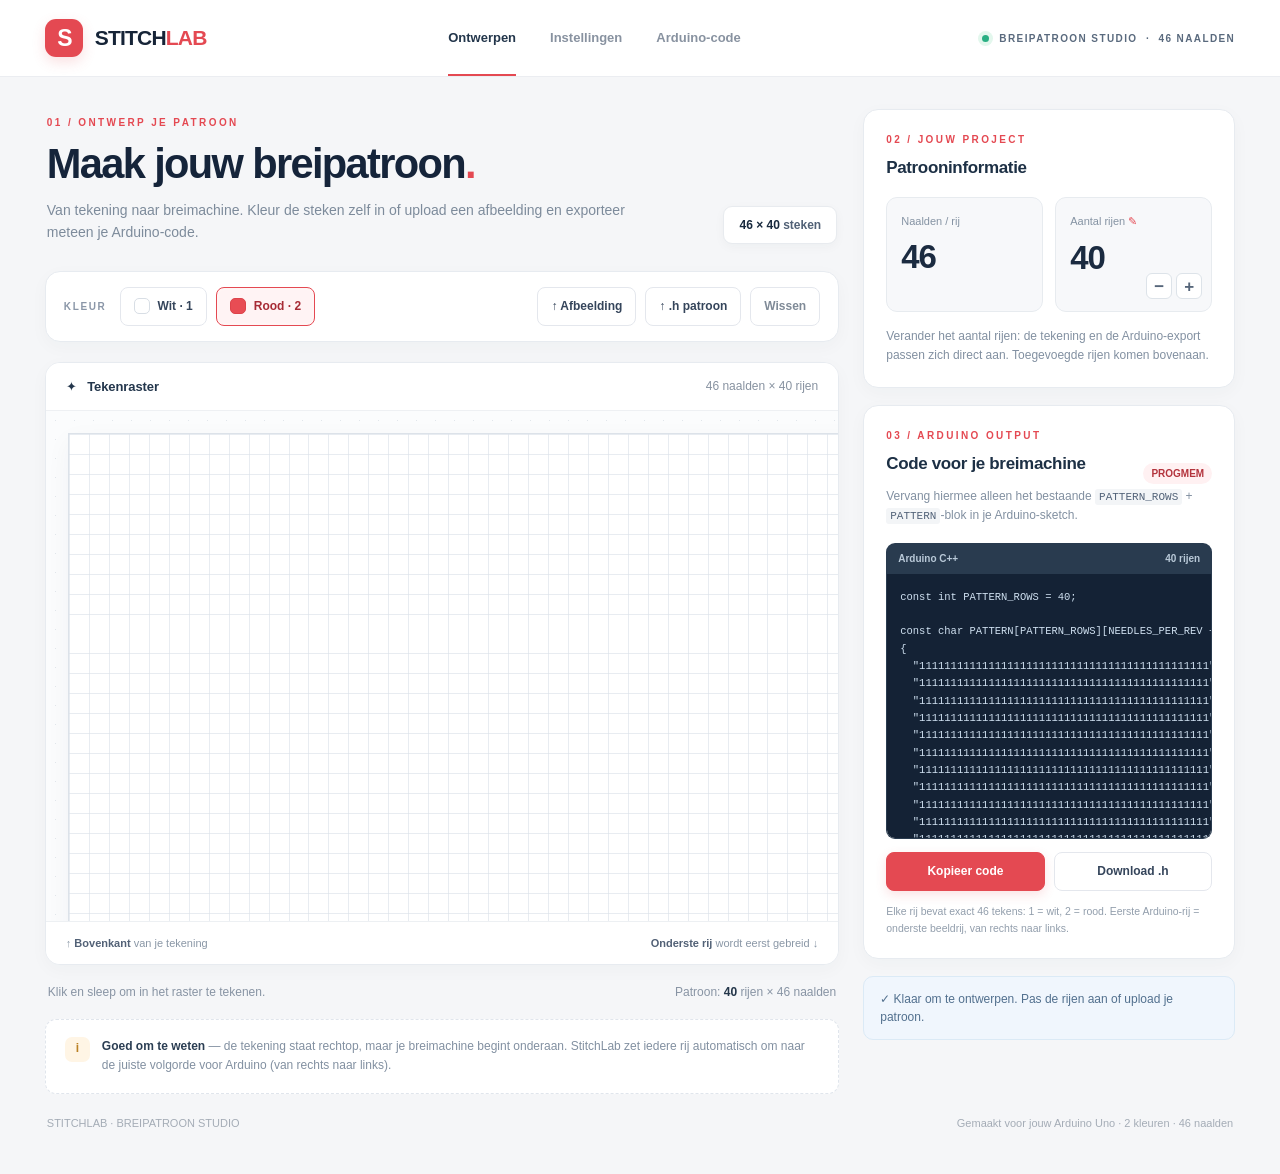
<file: index.html>
<!doctype html>
<html lang="nl">
<head>
<meta charset="utf-8">
<meta name="viewport" content="width=device-width,initial-scale=1">
<meta name="theme-color" content="#ffffff">
<title>StitchLab — Breipatroon Studio</title>
<meta name="description" content="Ontwerp 2-kleurige breipatronen voor 46 naalden en exporteer Arduino PROGMEM-code.">
<style>
:root{
  font-family:Inter,ui-sans-serif,-apple-system,BlinkMacSystemFont,"Segoe UI",sans-serif;
  color:#192638;background:#f5f6f8;font-synthesis:none;-webkit-font-smoothing:antialiased;
  --ink:#17263b;--muted:#7b8797;--line:#e8ebef;--red:#e44952;--surface:#fff;
}
*,*::before,*::after{box-sizing:border-box}
html{scroll-behavior:smooth}body{margin:0;min-width:320px}
button,input{font:inherit}button{cursor:pointer}button:disabled{opacity:.45;cursor:not-allowed}
button:focus-visible,input:focus-visible,a:focus-visible{outline:3px solid #ff9da3;outline-offset:2px}
button{transition:background .18s,border-color .18s,box-shadow .18s,transform .18s}
button:active{transform:translateY(1px)}
.topbar{height:77px;padding:0 clamp(20px,3.5vw,64px);background:#fff;border-bottom:1px solid #ebedf1;display:flex;align-items:center;justify-content:space-between;gap:28px}
.brand{display:flex;align-items:center;gap:12px;font-weight:900;color:#162437;font-size:21px;letter-spacing:-.8px;white-space:nowrap}
.brand-square{height:38px;width:38px;background:var(--red);border-radius:11px;display:grid;place-items:center;color:#fff;font-size:23px;letter-spacing:-2px;box-shadow:0 5px 13px #e449522c}
.brand-accent{color:var(--red)}
.topnav{margin:auto;display:flex;align-items:center;gap:34px;height:100%}
.topnav a{text-decoration:none;font-size:13px;font-weight:700;color:#8892a0;height:100%;display:flex;align-items:center;border-bottom:2px solid transparent}
.topnav a.active{color:#23364b;border-color:var(--red)}
.topright{display:flex;align-items:center;gap:10px;color:#5a6a7e;letter-spacing:1.4px;font-size:10px;font-weight:800;white-space:nowrap}
.dot{display:inline-block;width:7px;height:7px;border-radius:50%;background:#2aaf83;box-shadow:0 0 0 4px #e3f7ed}
.page{max-width:1820px;margin:0 auto;padding:32px clamp(18px,3.5vw,60px) 45px}
.layout{display:grid;grid-template-columns:minmax(0,1fr) 372px;gap:24px;align-items:start}
.workspace,.sidebar{min-width:0}
.workspace{display:flex;flex-direction:column;gap:20px}
.hero{display:flex;align-items:flex-end;justify-content:space-between;gap:24px;padding:8px 2px 7px}
.eyebrow{font-size:10px;letter-spacing:2.4px;font-weight:850;color:var(--red);margin-bottom:14px}
h1{margin:0;color:#15243a;font-size:clamp(31px,3.25vw,45px);line-height:1.08;font-weight:850;letter-spacing:-1.65px}
.subtitle{color:#7d8b9b;font-size:14px;line-height:1.6;margin:12px 0 0;max-width:580px}
.count-pill{background:#fff;border:1px solid var(--line);box-shadow:0 3px 11px #1c314009;padding:11px 15px;border-radius:9px;white-space:nowrap;font-weight:750;color:#516176;font-size:12px}
.count-pill span{color:#192a3e}
.panel{background:#fff;border:1px solid #e7ebf0;box-shadow:0 5px 18px #23354708;border-radius:15px;overflow:hidden}
.toolbar{display:flex;justify-content:space-between;align-items:center;gap:14px;padding:15px 18px;flex-wrap:wrap}
.toolgroup{display:flex;gap:9px;align-items:center;flex-wrap:wrap}
.group-label{font-size:10px;font-weight:850;letter-spacing:1.65px;color:#8b97a8;margin-right:4px}
.tool-color,.btn{border:1px solid #e4e7ed;background:#fff;color:#35455b;font-size:12px;font-weight:750;min-height:39px;padding:9px 13px;border-radius:8px;display:inline-flex;align-items:center;justify-content:center;gap:8px;white-space:nowrap}
.tool-color:hover,.btn:hover{background:#fafbfc;border-color:#b4becb}
.tool-color.selected{border-color:#e44952;background:#fff3f4;color:#a72b35;box-shadow:0 0 0 2px #fff5f5 inset}
.swatch{height:16px;width:16px;border-radius:5px;border:1px solid #d8dee5;display:inline-block}
.swatch.white{background:#fff}.swatch.red{background:#e84c54;border-color:#dd434b}
.btn.primary{background:var(--red);color:#fff;border-color:var(--red);box-shadow:0 4px 11px #e4495228}
.btn.primary:hover{background:#cf303b;border-color:#cf303b}
.btn.subtle{color:#7f8a97}
.canvas-shell{overflow:hidden}
.canvas-title{padding:16px 20px;display:flex;align-items:center;justify-content:space-between;gap:10px;background:#fff;border-bottom:1px solid #eef0f3}
.canvas-title strong{font-size:13px;color:#23364c;letter-spacing:-.1px}
.canvas-title span{font-size:12px;color:#8792a0}
.canvas-scroll{padding:22px;max-height:calc(100vh - 390px);min-height:360px;overflow:auto;background:radial-gradient(circle,#e1e6eb 0.8px,transparent .8px) 0 0/19px 19px,#fbfcfd}
#patternCanvas{display:block;width:920px;max-width:none;height:auto;touch-action:none;cursor:crosshair;border:1px solid #dce2e9;box-shadow:0 8px 24px #2034450b;image-rendering:pixelated;background:white}
.canvas-bottom{display:flex;justify-content:space-between;flex-wrap:wrap;gap:8px;background:#fff;border-top:1px solid #edf0f3;padding:15px 20px;font-size:11px;color:#8a97a6}
.canvas-bottom strong{color:#526176}
.below-canvas{padding:0 3px;display:flex;align-items:center;justify-content:space-between;gap:15px;color:#8894a4;font-size:12px;flex-wrap:wrap}
.below-canvas strong{color:#24364a}
.tip{background:#fff;border:1px dashed #e0e5ec;border-radius:11px;padding:17px 19px;display:flex;gap:12px;align-items:flex-start;color:#8290a1;font-size:12px;line-height:1.65}
.tip strong{color:#2b3e53}.tip-icon{height:25px;width:25px;display:grid;place-items:center;flex:none;background:#fff5e5;color:#ba8125;border-radius:7px;font-weight:900}
.sidebar{display:flex;flex-direction:column;gap:17px}
.side-section{padding:24px 22px 22px;overflow:hidden}
.sidebar .eyebrow{margin-bottom:12px}h2{font-size:17px;line-height:1.3;letter-spacing:-.35px;margin:0 0 18px;color:#1d3045}
.stats-grid{display:grid;grid-template-columns:1fr 1fr;gap:12px}
.stat{position:relative;background:#f7f8fa;border:1px solid #e7ebef;border-radius:11px;padding:17px 14px;min-height:115px}
.stat label{display:block;color:#8593a3;font-size:11px;margin-bottom:12px}
.stat-value,.stat-input{color:#1b2b40;font-size:33px;font-weight:850;line-height:1.1;letter-spacing:-1px}
.stat-input{width:95%;padding:0;background:transparent;border:0;outline-offset:4px;appearance:textfield}
.stat-input::-webkit-outer-spin-button,.stat-input::-webkit-inner-spin-button{-webkit-appearance:none;margin:0}
.edit-symbol{font-weight:600;color:var(--red)}
.stepper{display:flex;gap:4px;position:absolute;right:9px;bottom:12px}
.stepper button{height:26px;width:26px;background:#fff;color:#56667a;border:1px solid #dde3e9;border-radius:6px;font-size:17px;font-weight:650;line-height:1}
.stepper button:hover{background:#f0f4f7}
.hint{font-size:12px;color:#8290a1;line-height:1.6;margin:15px 0 0}
.hint code{font-size:11px;background:#f3f5f7;padding:2px 4px;border-radius:3px;color:#526278}
.section-head{display:flex;align-items:center;justify-content:space-between;gap:8px}
.pill{color:#b3343d;background:#fff1f2;border-radius:20px;padding:5px 8px;font-weight:750;font-size:10px;white-space:nowrap}
.code-top{display:flex;justify-content:space-between;gap:9px;background:#293b4f;padding:10px 12px;border-radius:9px 9px 0 0;color:#b9c9d8;font-size:10px;font-weight:750}
.code-preview{height:265px;overflow:auto;margin:0;background:#142235;border:1px solid #293b4f;border-top:0;color:#cfe0f0;padding:15px 13px;font-size:10.5px;line-height:1.65;font-family:Consolas,Monaco,'SFMono-Regular',monospace;white-space:pre;border-radius:0 0 9px 9px}
.export-actions{display:flex;gap:9px;margin-top:13px}
.export-actions .btn{flex:1;min-width:0}
.micro-hint{color:#929eac;font-size:10.5px;line-height:1.6;margin:12px 0 0}
.status{font-size:12px;line-height:1.5;background:#f0f6fd;color:#52708e;border:1px solid #dbeaf6;padding:13px 16px;border-radius:10px}
.status.error{background:#fff3f2;border-color:#f5d1cc;color:#aa453e}.status.success{background:#f0fbf5;border-color:#cdebdc;color:#267451}
.footer{font-size:11px;color:#a4acb6;display:flex;justify-content:space-between;gap:12px;margin-top:23px;padding:0 2px}
@media(max-width:1150px){.layout{grid-template-columns:minmax(0,1fr) 330px}.page{padding:25px 22px 35px}.canvas-scroll{padding:15px}}
@media(max-width:940px){.layout{display:flex;flex-direction:column}.sidebar{width:100%;display:grid;grid-template-columns:repeat(2,minmax(0,1fr))}.sidebar .status{grid-column:1/-1}.canvas-scroll{max-height:540px}.topnav{display:none}.hero{padding-top:3px}}
@media(max-width:640px){.page{padding:16px 13px 25px}.topbar{height:66px;padding:0 17px}.topright{font-size:9px}.brand{font-size:17px}.brand-square{width:32px;height:32px;font-size:18px}.hero{display:block}.hero h1{font-size:31px}.count-pill{display:inline-block;margin-top:15px}.toolbar{padding:13px}.toolgroup{width:100%}.toolgroup:last-child{justify-content:space-between}.toolgroup:last-child .btn{flex:1}.canvas-title{padding:14px}.canvas-scroll{min-height:330px;max-height:470px;padding:8px}.canvas-bottom{padding:11px 13px}.sidebar{display:flex;flex-direction:column;gap:13px}.side-section{padding:20px 16px}.footer{flex-wrap:wrap}}
</style>
</head>
<body>
<header class="topbar">
  <div class="brand"><div class="brand-square">S</div><div>STITCH<span class="brand-accent">LAB</span></div></div>
  <nav class="topnav" aria-label="Navigatie"><a class="active" href="#ontwerp">Ontwerpen</a><a href="#instellingen">Instellingen</a><a href="#export">Arduino-code</a></nav>
  <div class="topright"><span class="dot"></span> BREIPATROON STUDIO &nbsp;·&nbsp; 46 NAALDEN</div>
</header>
<div class="page">
<div class="layout">
  <main class="workspace" id="ontwerp">
    <div class="hero">
      <div>
        <div class="eyebrow">01 / ONTWERP JE PATROON</div>
        <h1>Maak jouw breipatroon<span style="color:#e44952">.</span></h1>
        <p class="subtitle">Van tekening naar breimachine. Kleur de steken zelf in of upload een afbeelding en exporteer meteen je Arduino-code.</p>
      </div>
      <div class="count-pill"><span id="gridDimensions">46 × 40</span> steken</div>
    </div>
    <section class="toolbar panel" aria-label="Tekengereedschap">
      <div class="toolgroup">
        <span class="group-label">KLEUR</span>
        <button type="button" id="whiteTool" class="tool-color" aria-pressed="false"><span class="swatch white"></span> Wit · 1</button>
        <button type="button" id="redTool" class="tool-color selected" aria-pressed="true"><span class="swatch red"></span> Rood · 2</button>
      </div>
      <div class="toolgroup">
        <button type="button" id="uploadImageButton" class="btn">↑ Afbeelding</button>
        <button type="button" id="uploadPatternButton" class="btn">↑ .h patroon</button>
        <button type="button" id="clearButton" class="btn subtle">Wissen</button>
      </div>
    </section>
    <input type="file" id="imageInput" accept="image/*" hidden>
    <input type="file" id="patternInput" accept=".h,.txt,text/plain" hidden>
    <section class="canvas-shell panel">
      <div class="canvas-title"><strong>✦ &nbsp; Tekenraster</strong><span id="canvasLabel">46 naalden × 40 rijen</span></div>
      <div class="canvas-scroll"><canvas id="patternCanvas" aria-label="Breipatroon raster, klik en sleep om steken in te kleuren"></canvas></div>
      <div class="canvas-bottom"><span>↑ <strong>Bovenkant</strong> van je tekening</span><span><strong>Onderste rij</strong> wordt eerst gebreid ↓</span></div>
    </section>
    <div class="below-canvas"><span id="cursorStatus" aria-live="polite">Klik en sleep om in het raster te tekenen.</span><span>Patroon: <strong id="rowInfo">40</strong> rijen × 46 naalden</span></div>
    <div class="tip"><span class="tip-icon">i</span><div><strong>Goed om te weten</strong> — de tekening staat rechtop, maar je breimachine begint onderaan. StitchLab zet iedere rij automatisch om naar de juiste volgorde voor Arduino (van rechts naar links).</div></div>
  </main>
  <aside class="sidebar">
    <section class="side-section panel" id="instellingen">
      <div class="eyebrow">02 / JOUW PROJECT</div>
      <h2>Patrooninformatie</h2>
      <div class="stats-grid">
        <div class="stat"><label>Naalden / rij</label><div class="stat-value">46</div></div>
        <div class="stat stat-editable"><label for="rowsInput">Aantal rijen <span class="edit-symbol">✎</span></label><input id="rowsInput" class="stat-input" type="number" min="1" max="200" step="1" value="40" inputmode="numeric" aria-label="Aantal rijen"><div class="stepper"><button type="button" id="minusRow" aria-label="Eén rij minder">−</button><button type="button" id="plusRow" aria-label="Eén rij meer">+</button></div></div>
      </div>
      <p class="hint">Verander het aantal rijen: de tekening en de Arduino-export passen zich direct aan. Toegevoegde rijen komen bovenaan.</p>
    </section>
    <section class="side-section panel" id="export">
      <div class="eyebrow">03 / ARDUINO OUTPUT</div>
      <div class="section-head"><h2>Code voor je breimachine</h2><span class="pill">PROGMEM</span></div>
      <p class="hint" style="margin:-7px 0 17px">Vervang hiermee alleen het bestaande <code>PATTERN_ROWS</code> + <code>PATTERN</code>-blok in je Arduino-sketch.</p>
      <div class="code-top"><span>Arduino C++</span><span id="codeRowsLabel">40 rijen</span></div>
      <pre class="code-preview"><code id="codeOutput"></code></pre>
      <div class="export-actions"><button type="button" id="copyCodeButton" class="btn primary">Kopieer code</button><button type="button" id="downloadButton" class="btn">Download .h</button></div>
      <p class="micro-hint">Elke rij bevat exact 46 tekens: 1 = wit, 2 = rood. Eerste Arduino-rij = onderste beeldrij, van rechts naar links.</p>
    </section>
    <div class="status" id="statusMessage" aria-live="polite">✓ Klaar om te ontwerpen. Pas de rijen aan of upload je patroon.</div>
  </aside>
</div>
<footer class="footer"><span>STITCHLAB · BREIPATROON STUDIO</span><span>Gemaakt voor jouw Arduino Uno · 2 kleuren · 46 naalden</span></footer>
</div>
<script>'use strict';

// StitchLab — de visuele matrix wordt van boven naar beneden getekend.
// Arduino-output is juist andersom: onderaan eerst en elke rij rechts -> links.
const NEEDLES = 46;
const MIN_ROWS = 1;
const MAX_ROWS = 200;
const CELL = 20;

let rowCount = 40;
let grid = newGrid(rowCount);
let paintColor = 2;
let pointerDown = false;
let sourceImage = null;
let sourceImageName = '';

const byId = id => document.getElementById(id);
const canvas = byId('patternCanvas');
const ctx = canvas.getContext('2d', { willReadFrequently: false });
const rowsInput = byId('rowsInput');

function newGrid(rows) {
  return Array.from({ length: rows }, () => Array(NEEDLES).fill(1));
}

function notify(message, kind = '') {
  const status = byId('statusMessage');
  status.textContent = message;
  status.className = 'status' + (kind ? ' ' + kind : '');
}

function updateLabels() {
  byId('gridDimensions').textContent = `${NEEDLES} × ${rowCount}`;
  byId('canvasLabel').textContent = `${NEEDLES} naalden × ${rowCount} rijen`;
  byId('rowInfo').textContent = rowCount;
  byId('codeRowsLabel').textContent = `${rowCount} rijen`;
  rowsInput.value = rowCount;
}

function renderGrid() {
  canvas.width = NEEDLES * CELL;
  canvas.height = rowCount * CELL;
  ctx.fillStyle = '#ffffff';
  ctx.fillRect(0, 0, canvas.width, canvas.height);

  for (let y = 0; y < rowCount; y++) {
    for (let x = 0; x < NEEDLES; x++) {
      ctx.fillStyle = grid[y][x] === 2 ? '#e8484d' : '#ffffff';
      ctx.fillRect(x * CELL, y * CELL, CELL, CELL);
    }
  }
  ctx.beginPath();
  ctx.strokeStyle = '#dce2e9';
  ctx.lineWidth = 0.65;
  for (let x = 0; x <= NEEDLES; x++) {
    ctx.moveTo(x * CELL + 0.5, 0);
    ctx.lineTo(x * CELL + 0.5, canvas.height);
  }
  for (let y = 0; y <= rowCount; y++) {
    ctx.moveTo(0, y * CELL + 0.5);
    ctx.lineTo(canvas.width, y * CELL + 0.5);
  }
  ctx.stroke();
}

function getCode() {
  const dataRows = grid.slice().reverse().map(row => `  "${row.slice().reverse().join('')}"`);
  return `const int PATTERN_ROWS = ${rowCount};\n\nconst char PATTERN[PATTERN_ROWS][NEEDLES_PER_REV + 1] PROGMEM =\n{\n${dataRows.join(',\n')}\n};`;
}

function updateCode() {
  byId('codeOutput').textContent = getCode();
}

function refresh() {
  updateLabels();
  renderGrid();
  updateCode();
}

function setRows(n) {
  if (!Number.isInteger(n) || n < MIN_ROWS || n > MAX_ROWS) {
    notify(`Geef een geheel aantal rijen tussen ${MIN_ROWS} en ${MAX_ROWS} op.`, 'error');
    rowsInput.value = rowCount;
    return;
  }
  if (n === rowCount) return;
  if (sourceImage) {
    rowCount = n;
    grid = imageToGrid(sourceImage);
    notify(`Afbeelding opnieuw omgezet naar ${NEEDLES} × ${rowCount} steken.`, 'success');
  } else {
    // Nieuwe lege rijen bovenaan, behoud de bestaande onderste patroonrijen.
    const old = grid;
    const oldCount = rowCount;
    grid = Array.from({ length: n }, (_, y) => {
      const oldY = y - (n - oldCount);
      return oldY >= 0 && oldY < oldCount ? old[oldY].slice() : Array(NEEDLES).fill(1);
    });
    rowCount = n;
    notify(`Aantal rijen: ${rowCount}. Bestaande onderste patroonrijen behouden.`, 'success');
  }
  refresh();
}

function selectColor(n) {
  paintColor = n;
  byId('whiteTool').classList.toggle('selected', n === 1);
  byId('redTool').classList.toggle('selected', n === 2);
  byId('whiteTool').setAttribute('aria-pressed', String(n === 1));
  byId('redTool').setAttribute('aria-pressed', String(n === 2));
}

function atPointer(e) {
  const rect = canvas.getBoundingClientRect();
  const x = Math.floor((e.clientX - rect.left) / rect.width * NEEDLES);
  const y = Math.floor((e.clientY - rect.top) / rect.height * rowCount);
  if (x < 0 || x >= NEEDLES || y < 0 || y >= rowCount) return null;
  return {x, y};
}

function paintAt(e) {
  const point = atPointer(e);
  if (!point) return;
  const {x, y} = point;
  byId('cursorStatus').textContent = `Naald ${NEEDLES - x} · Rij ${rowCount - y} (Arduino-volgorde)`;
  if (!pointerDown || grid[y][x] === paintColor) return;
  sourceImage = null;
  grid[y][x] = paintColor;
  // Enkel één vakje bijwerken voor vloeiend tekenen.
  ctx.fillStyle = paintColor === 2 ? '#e8484d' : '#ffffff';
  ctx.fillRect(x * CELL + 1, y * CELL + 1, CELL - 1, CELL - 1);
  updateCode();
}

canvas.addEventListener('pointerdown', e => {
  if (e.button !== 0) return;
  pointerDown = true;
  canvas.setPointerCapture(e.pointerId);
  paintAt(e);
});
canvas.addEventListener('pointermove', paintAt);
canvas.addEventListener('pointerup', () => { pointerDown = false; });
canvas.addEventListener('pointercancel', () => { pointerDown = false; });
canvas.addEventListener('lostpointercapture', () => { pointerDown = false; });

function imageToGrid(img) {
  const tmp = document.createElement('canvas');
  tmp.width = NEEDLES;
  tmp.height = rowCount;
  const c = tmp.getContext('2d', { willReadFrequently: true });
  c.fillStyle = '#ffffff';
  c.fillRect(0, 0, NEEDLES, rowCount);
  // Proporties behouden en extra ruimte wit laten, dus geen vervormde foto.
  const scale = Math.min(NEEDLES / img.naturalWidth, rowCount / img.naturalHeight);
  const w = img.naturalWidth * scale;
  const h = img.naturalHeight * scale;
  c.drawImage(img, (NEEDLES - w) / 2, (rowCount - h) / 2, w, h);
  const pixels = c.getImageData(0, 0, NEEDLES, rowCount).data;
  const out = newGrid(rowCount);
  for (let y = 0; y < rowCount; y++) {
    for (let x = 0; x < NEEDLES; x++) {
      const i = (y * NEEDLES + x) * 4;
      const r = pixels[i], g = pixels[i+1], b = pixels[i+2];
      const brightness = 0.2126 * r + 0.7152 * g + 0.0722 * b;
      // Alle donkere/gekleurde pixels worden kleur 2; lichte pixels kleur 1.
      out[y][x] = brightness < 195 ? 2 : 1;
    }
  }
  return out;
}

async function uploadImage(file) {
  if (!file) return;
  if (!file.type.startsWith('image/')) {
    notify('Selecteer een afbeelding zoals PNG of JPG.', 'error');
    return;
  }
  const url = URL.createObjectURL(file);
  const img = new Image();
  try {
    await new Promise((resolve, reject) => {
      img.onload = resolve;
      img.onerror = () => reject(new Error('Kan afbeelding niet openen.'));
      img.src = url;
    });
    sourceImage = img;
    sourceImageName = file.name;
    grid = imageToGrid(img);
    refresh();
    notify(`Afbeelding “${sourceImageName}” omgezet naar ${NEEDLES} × ${rowCount} steken.`, 'success');
  } catch(err) { notify(err.message, 'error'); }
  finally { URL.revokeObjectURL(url); }
}

function importPattern(text, filename) {
  const match = text.match(/(?:const\s+)?(?:int|uint16_t)\s+PATTERN_ROWS\s*=\s*(\d+)\s*;/);
  const block = text.match(/\bPATTERN\s*\[[^\]]+\]\s*\[[^\]]+\]\s*PROGMEM\s*=\s*\{([\s\S]*?)\}\s*;/);
  if (!match || !block) throw new Error('Geen geldig Arduino PATTERN-blok gevonden.');
  const n = Number(match[1]);
  const exportedRows = [...block[1].matchAll(/"([12]+)"/g)].map(m => m[1]);
  if (n < MIN_ROWS || n > MAX_ROWS || exportedRows.length !== n || exportedRows.some(r => r.length !== NEEDLES)) {
    throw new Error(`In dit bestand moeten exact PATTERN_ROWS rijen met elk ${NEEDLES} tekens (1 of 2) staan.`);
  }
  sourceImage = null;
  rowCount = n;
  grid = exportedRows.reverse().map(row => row.split('').reverse().map(Number));
  refresh();
  notify(`“${filename}” geïmporteerd: ${NEEDLES} naalden × ${rowCount} rijen.`, 'success');
}

function downloadFile(name, text) {
  const blob = new Blob([text], {type: 'text/plain;charset=utf-8'});
  const url = URL.createObjectURL(blob);
  const a = document.createElement('a');
  a.href = url;
  a.download = name;
  document.body.appendChild(a);
  a.click();
  a.remove();
  setTimeout(() => URL.revokeObjectURL(url), 1000);
}

byId('whiteTool').addEventListener('click', () => selectColor(1));
byId('redTool').addEventListener('click', () => selectColor(2));
byId('minusRow').addEventListener('click', () => setRows(rowCount - 1));
byId('plusRow').addEventListener('click', () => setRows(rowCount + 1));
rowsInput.addEventListener('change', () => setRows(Number(rowsInput.value)));
rowsInput.addEventListener('keydown', e => { if (e.key === 'Enter') rowsInput.blur(); });
byId('clearButton').addEventListener('click', () => {
  if (!confirm('Wil je de volledige tekening wissen?')) return;
  sourceImage = null;
  grid = newGrid(rowCount);
  refresh();
  notify('Tekening gewist.', 'success');
});
byId('uploadImageButton').addEventListener('click', () => byId('imageInput').click());
byId('uploadPatternButton').addEventListener('click', () => byId('patternInput').click());
byId('imageInput').addEventListener('change', async e => {
  await uploadImage(e.target.files[0]);
  e.target.value = '';
});
byId('patternInput').addEventListener('change', async e => {
  const file = e.target.files[0];
  if (!file) return;
  try { importPattern(await file.text(), file.name); }
  catch(err) { notify(err.message, 'error'); }
  e.target.value = '';
});
byId('copyCodeButton').addEventListener('click', async () => {
  try {
    await navigator.clipboard.writeText(getCode());
    notify('Arduino-code gekopieerd. Plak over je bestaande PATTERN_ROWS + PATTERN-blok.', 'success');
  } catch(err) {
    const selection = window.getSelection();
    const range = document.createRange();
    range.selectNodeContents(byId('codeOutput'));
    selection.removeAllRanges(); selection.addRange(range);
    notify('Selecteer de gemarkeerde code en kopieer met Ctrl+C.', 'error');
  }
});
byId('downloadButton').addEventListener('click', () => {
  downloadFile(`StitchLab_${NEEDLES}x${rowCount}.h`, `// StitchLab patroon: ${NEEDLES} naalden x ${rowCount} rijen\n// Vereist const int NEEDLES_PER_REV = ${NEEDLES}; en #include <avr/pgmspace.h>\n#pragma once\n\n${getCode()}\n`);
  notify(`.h-bestand geëxporteerd voor ${rowCount} rijen.`, 'success');
});

refresh();

</script>
</body>
</html>
</file>
